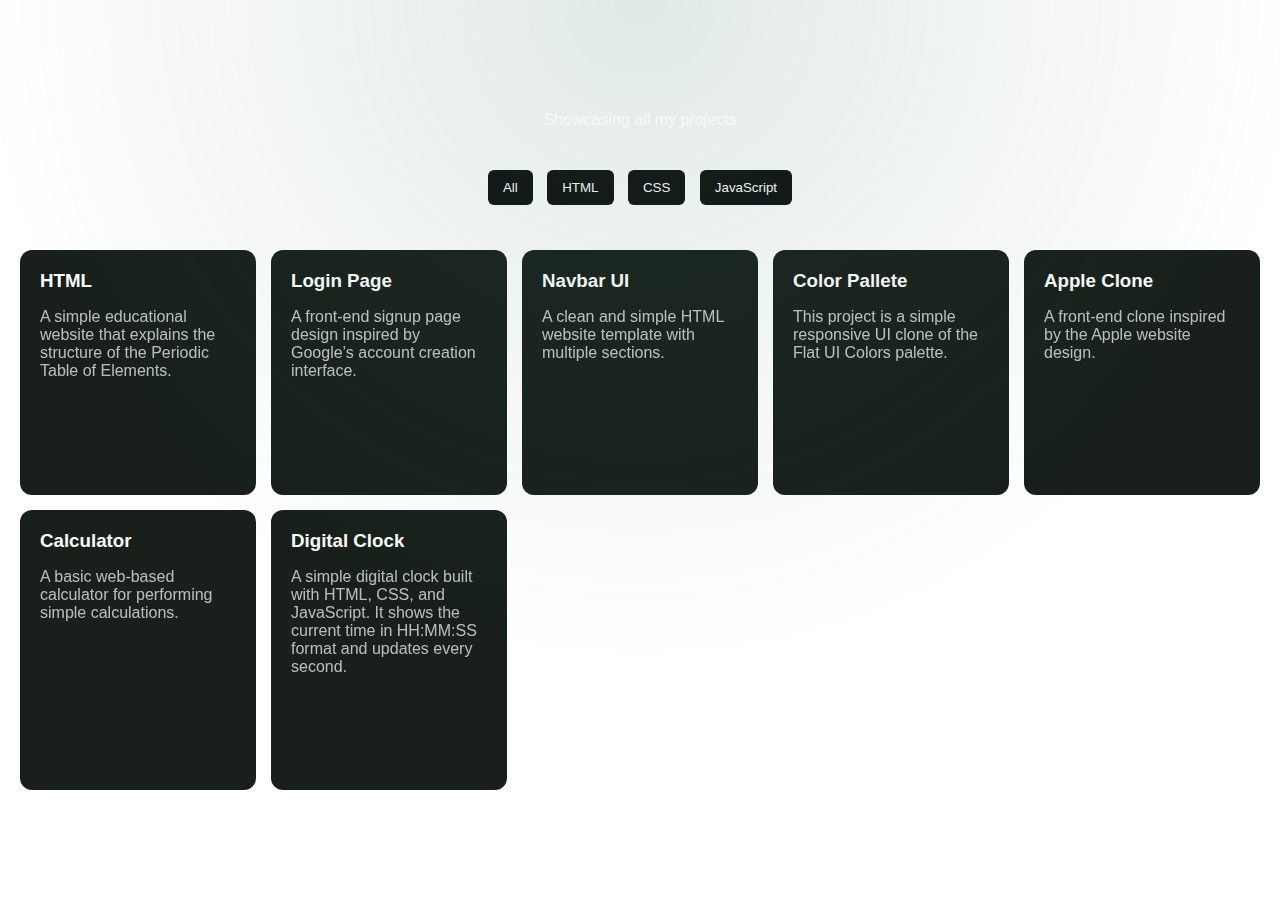
<file: index.html>
<!doctype html>
<html lang="en">
  <head>
    <meta charset="UTF-8" />
    <meta name="viewport" content="width=device-width, initial-scale=1.0" />
    <title>My Portfolio</title>
  </head>
  <link rel="stylesheet" href="style.css" />
  <body>
    <!-- HEADER -->
    <header>
      <h1>Ashhad</h1>
      <p>Showcasing all my projects</p>
    </header>

    <!-- FILTER BUTTONS -->
    <div class="filters">
      <button onclick="filterProjects('all')">All</button>
      <button onclick="filterProjects('html')">HTML</button>
      <button onclick="filterProjects('css')">CSS</button>
      <button onclick="filterProjects('js')">JavaScript</button>
    </div>

    <!-- PROJECT GRID -->
    <div class="grid">
      <a class="card html" href="./projects/Assignment_1/index.html">
        <h3>HTML</h3>
        <p>
          A simple educational website that explains the structure of the
          Periodic Table of Elements.
        </p>
      </a>
      <a class="card html css" href="./projects/Assignment_2/index.html">
        <h3>Login Page</h3>
        <p>
          A front-end signup page design inspired by Google’s account creation
          interface.
        </p>
      </a>

      <a class="card css" href="./projects/Assignment_3/index.html">
        <h3>Navbar UI</h3>
        <p>A clean and simple HTML website template with multiple sections.</p>
      </a>

      <a class="card css" href="./projects/Assignment_4/index.html">
        <h3>Color Pallete</h3>
        <p>
          This project is a simple responsive UI clone of the Flat UI Colors
          palette.
        </p>
      </a>

      <a class="card js" href="./projects/Assignment_5/index.html">
        <h3>Apple Clone</h3>
        <p>A front-end clone inspired by the Apple website design.</p>
      </a>
      <a class="card js" href="./projects/Assignment_6/index.html">
        <h3>Calculator</h3>
        <p>A basic web-based calculator for performing simple calculations.</p>
      </a>

      <a class="card js" href="./projects/Assignment_7/index.html">
        <h3>Digital Clock</h3>
        <p>
          A simple digital clock built with HTML, CSS, and JavaScript. It shows
          the current time in HH:MM:SS format and updates every second.
        </p>
      </a>
    </div>

    <!-- FOOTER -->
    <footer>
      <p>© 2026 My Portfolio</p>
    </footer>

    <script src="script.js"></script>
  </body>
</html>
</file>
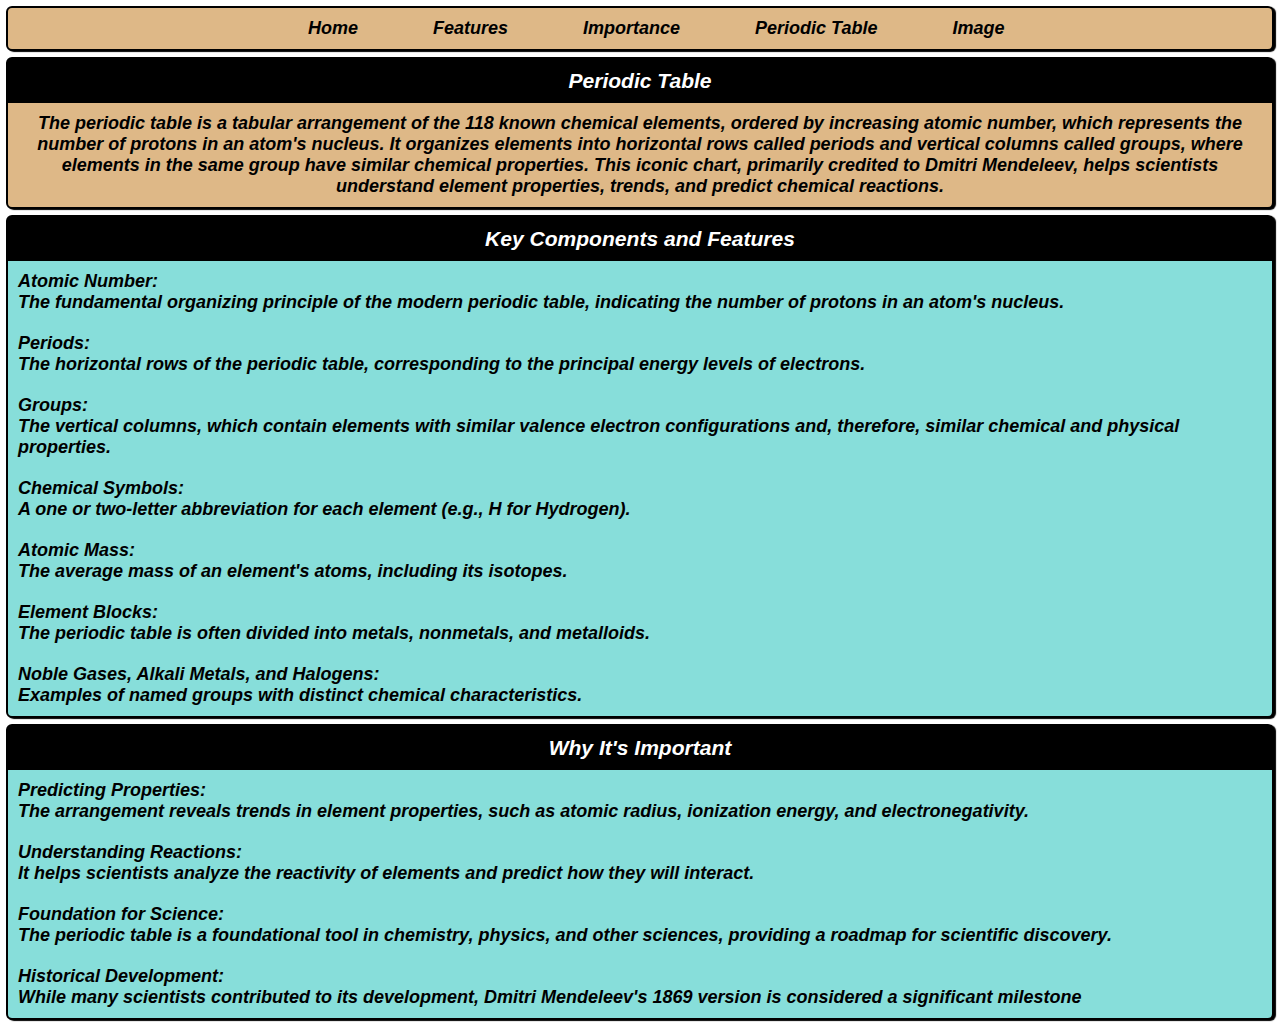
<file: Assignment_1/index.html>
<!doctype html>
<html lang="en">
  <head>
    <meta charset="UTF-8" />
    <meta name="viewport" content="width=device-width, initial-scale=1.0" />
    <title>Document</title>
    <style>
      * {
        margin: 0;
        padding: 0;
      }
      .navbar {
        display: flex;
      }
      .nav_list {
        display: flex;
        flex-direction: row;
        list-style: none;
        text-decoration: none;
        gap: 75px;
      }
      .nav_con {
        padding: 10px;
        padding-left: 300px;
      }
      .container,
      .nav_con {
        border: 2px solid black;
        border-radius: 6px;
        background-color: burlywood;
        font-size: large;
        font-family: sans-serif;
        font-style: oblique;
        font-weight: 550;
        text-align: center;
        margin: 6px;
        box-shadow: 2px 1px 1px black;
        /* padding: 10px; */
        /* justify-content: center;
        display: flex;
        flex-direction: column; */
      }
      .para1 {
        padding: 10px;
      }
      .section_container,
      .section_container_1 {
        border: 2px solid black;
        border-radius: 6px;
        background-color: rgb(135, 222, 218);
        font-size: large;
        font-family: sans-serif;
        font-style: oblique;
        font-weight: 550;
        box-shadow: 2px 1px 1px black;
        margin: 6px;
      }
      .sec_head,
      .main_head {
        text-align: center;
        padding: 10px;
        background-color: black;
        color: white;
      }
      .sec_list {
        padding: 10px;
      }
      .rel {
        list-style: none;
        text-decoration: none;
        color: black;
      }
    </style>
  </head>
  <body>
    <header id="head">
      <div class="nav_con">
        <nav class="navbar">
          <ul class="nav_list">
            <li><a class="rel" href="#head">Home</a></li>
            <li><a class="rel" href="#sect_1">Features</a></li>
            <li><a class="rel" href="#sect_2">Importance</a></li>
            <li>
              <a class="rel" href="Table.html" target="_blank"
                >Periodic Table</a
              >
            </li>
            <li><a class="rel" href="Img.html">Image</a></li>
          </ul>
        </nav>
      </div>
      <div class="container">
        <h3 class="main_head">Periodic Table</h3>
        <p class="para1">
          The periodic table is a tabular arrangement of the 118 known chemical
          elements, ordered by increasing atomic number, which represents the
          number of protons in an atom's nucleus. It organizes elements into
          horizontal rows called periods and vertical columns called groups,
          where elements in the same group have similar chemical properties.
          This iconic chart, primarily credited to Dmitri Mendeleev, helps
          scientists understand element properties, trends, and predict chemical
          reactions.
        </p>
      </div>
    </header>
    <article>
      <section id="sect_1" class="section_container">
        <h3 class="sec_head">Key Components and Features</h3>
        <p>
          <li>
            <ul class="sec_list">
              <dt>Atomic Number:</dt>
              <dd>
                The fundamental organizing principle of the modern periodic
                table, indicating the number of protons in an atom's nucleus.
              </dd>
            </ul>
            <ul class="sec_list">
              <dt>Periods:</dt>
              <dd>
                The horizontal rows of the periodic table, corresponding to the
                principal energy levels of electrons.
              </dd>
            </ul>
            <ul class="sec_list">
              <dt>Groups:</dt>
              <dd>
                The vertical columns, which contain elements with similar
                valence electron configurations and, therefore, similar chemical
                and physical properties.
              </dd>
            </ul>
            <ul class="sec_list">
              <dt>Chemical Symbols:</dt>
              <dd>
                A one or two-letter abbreviation for each element (e.g., H for
                Hydrogen).
              </dd>
            </ul>
            <ul class="sec_list">
              <dt>Atomic Mass:</dt>
              <dd>
                The average mass of an element's atoms, including its isotopes.
              </dd>
            </ul>
            <ul class="sec_list">
              <dt>Element Blocks:</dt>
              <dd>
                The periodic table is often divided into metals, nonmetals, and
                metalloids.
              </dd>
            </ul>
            <ul class="sec_list">
              <dt>Noble Gases, Alkali Metals, and Halogens:</dt>
              <dd>
                Examples of named groups with distinct chemical characteristics.
              </dd>
            </ul>
          </li>
        </p>
      </section>
      <section id="sect_2" class="section_container_1">
        <h3 class="sec_head">Why It's Important</h3>
        <p>
          <li>
            <ul class="sec_list">
              <dt>Predicting Properties:</dt>
              <dd>
                The arrangement reveals trends in element properties, such as
                atomic radius, ionization energy, and electronegativity.
              </dd>
            </ul>
            <ul class="sec_list">
              <dt>Understanding Reactions:</dt>
              <dd>
                It helps scientists analyze the reactivity of elements and
                predict how they will interact.
              </dd>
            </ul>
            <ul class="sec_list">
              <dt>Foundation for Science:</dt>
              <dd>
                The periodic table is a foundational tool in chemistry, physics,
                and other sciences, providing a roadmap for scientific
                discovery.
              </dd>
            </ul>
            <ul class="sec_list">
              <dt>Historical Development:</dt>
              <dd>
                While many scientists contributed to its development, Dmitri
                Mendeleev's 1869 version is considered a significant milestone
              </dd>
            </ul>
          </li>
        </p>
      </section>
    </article>
  </body>
</html>
</file>
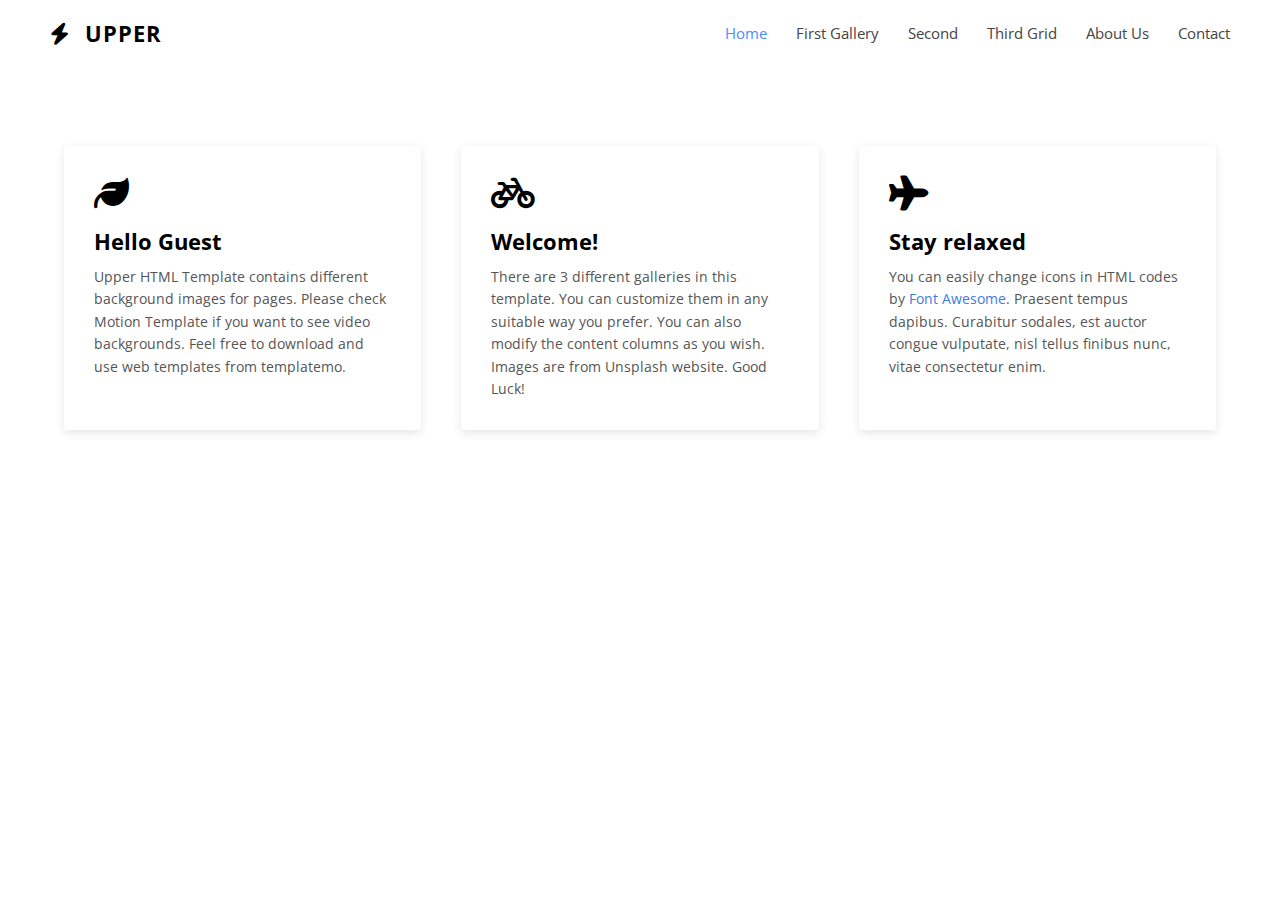
<file: Assignment_3/index.html>
<!DOCTYPE html>
<html lang="en">
  <head>
    <meta charset="UTF-8" />
    <title>Upper | Template Assignment</title>
    <link
      href="https://fonts.googleapis.com/css2?family=Open+Sans:wght@300;400;600;700&display=swap"
      rel="stylesheet"
    />

    <link
      rel="stylesheet"
      href="https://cdnjs.cloudflare.com/ajax/libs/font-awesome/6.5.0/css/all.min.css"
    />
    <link rel="stylesheet" href="style.css" />
  </head>

  <body>
    <div class="header">
      <div class="logo"><i class="fa-solid fa-bolt"></i> UPPER</div>

      <div class="nav">
        <a href="#">Home</a>
        <a href="#">First Gallery</a>
        <a href="#">Second</a>
        <a href="#">Third Grid</a>
        <a href="#">About Us</a>
        <a href="#">Contact</a>
      </div>
    </div>

    <div class="container">
      <div class="box">
        <i class="fa-solid fa-leaf"></i>
        <h2>Hello Guest</h2>
        <p>
          Upper HTML Template contains different background images for pages.
          Please check Motion Template if you want to see video backgrounds.
          Feel free to download and use web templates from templatemo.
        </p>
      </div>

      <div class="box">
        <i class="fa-solid fa-bicycle"></i>
        <h2>Welcome!</h2>
        <p>
          There are 3 different galleries in this template. You can customize
          them in any suitable way you prefer. You can also modify the content
          columns as you wish. Images are from Unsplash website. Good Luck!
        </p>
      </div>

      <div class="box">
        <i class="fa-solid fa-plane"></i>
        <h2>Stay relaxed</h2>
        <p>
          You can easily change icons in HTML codes by
          <a href="#">Font Awesome</a>. Praesent tempus dapibus. Curabitur
          sodales, est auctor congue vulputate, nisl tellus finibus nunc, vitae
          consectetur enim.
        </p>
      </div>
    </div>
  </body>
</html>
</file>
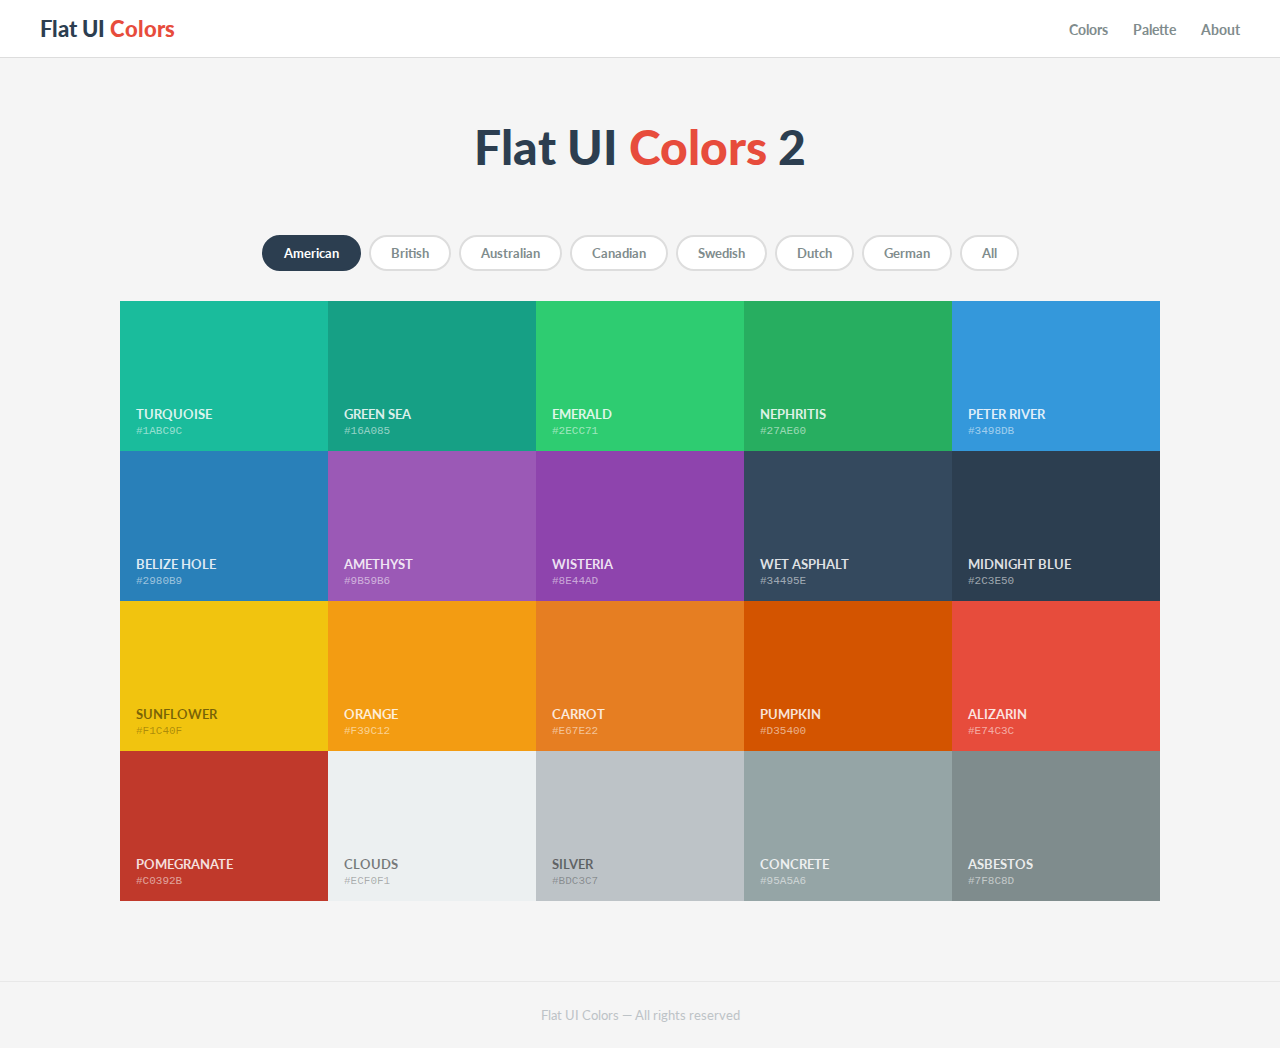
<file: Assignment_4/index.html>
<!doctype html>
<html lang="en">
  <head>
    <meta charset="UTF-8" />
    <meta name="viewport" content="width=device-width, initial-scale=1.0" />
    <title>Flat UI Colors</title>
    <link
      href="https://fonts.googleapis.com/css2?family=Lato:wght@400;700;900&display=swap"
      rel="stylesheet"
    />
    <link rel="stylesheet" href="style.css" />
  </head>
  <body>
    <!-- NAVBAR -->
    <nav>
      <h1>Flat UI <span>Colors</span></h1>
      <ul>
        <li><a href="#">Colors</a></li>
        <li><a href="#">Palette</a></li>
        <li><a href="#">About</a></li>
      </ul>
    </nav>

    <!-- HERO -->
    <div class="hero">
      <h2>Flat UI <span>Colors</span> 2</h2>
      <!-- <p>280 handpicked colors ready for COPY &amp; PASTE</p> -->
    </div>

    <!-- TABS -->
    <div class="tabs">
      <a href="#" class="active">American</a>
      <a href="#">British</a>
      <a href="#">Australian</a>
      <a href="#">Canadian</a>
      <a href="#">Swedish</a>
      <a href="#">Dutch</a>
      <a href="#">German</a>
      <a href="#">All</a>
    </div>

    <!-- COLOR GRID -->
    <div class="grid">
      <div class="card c1">
        <p>Turquoise</p>
        <small>#1ABC9C</small>
      </div>

      <div class="card c2">
        <p>Green Sea</p>
        <small>#16A085</small>
      </div>

      <div class="card c3">
        <p>Emerald</p>
        <small>#2ECC71</small>
      </div>

      <div class="card c4">
        <p>Nephritis</p>
        <small>#27AE60</small>
      </div>

      <div class="card c5">
        <p>Peter River</p>
        <small>#3498DB</small>
      </div>

      <div class="card c6">
        <p>Belize Hole</p>
        <small>#2980B9</small>
      </div>

      <div class="card c7">
        <p>Amethyst</p>
        <small>#9B59B6</small>
      </div>

      <div class="card c8">
        <p>Wisteria</p>
        <small>#8E44AD</small>
      </div>

      <div class="card c9">
        <p>Wet Asphalt</p>
        <small>#34495E</small>
      </div>

      <div class="card c10">
        <p>Midnight Blue</p>
        <small>#2C3E50</small>
      </div>

      <div class="card c11 dark">
        <p>Sunflower</p>
        <small>#F1C40F</small>
      </div>

      <div class="card c12">
        <p>Orange</p>
        <small>#F39C12</small>
      </div>

      <div class="card c13">
        <p>Carrot</p>
        <small>#E67E22</small>
      </div>

      <div class="card c14">
        <p>Pumpkin</p>
        <small>#D35400</small>
      </div>

      <div class="card c15">
        <p>Alizarin</p>
        <small>#E74C3C</small>
      </div>

      <div class="card c16">
        <p>Pomegranate</p>
        <small>#C0392B</small>
      </div>

      <div class="card c17 dark">
        <p>Clouds</p>
        <small>#ECF0F1</small>
      </div>

      <div class="card c18 dark">
        <p>Silver</p>
        <small>#BDC3C7</small>
      </div>

      <div class="card c19">
        <p>Concrete</p>
        <small>#95A5A6</small>
      </div>

      <div class="card c20">
        <p>Asbestos</p>
        <small>#7F8C8D</small>
      </div>
    </div>

    <!-- FOOTER -->
    <footer>Flat UI Colors &mdash; All rights reserved</footer>
  </body>
</html>
</file>
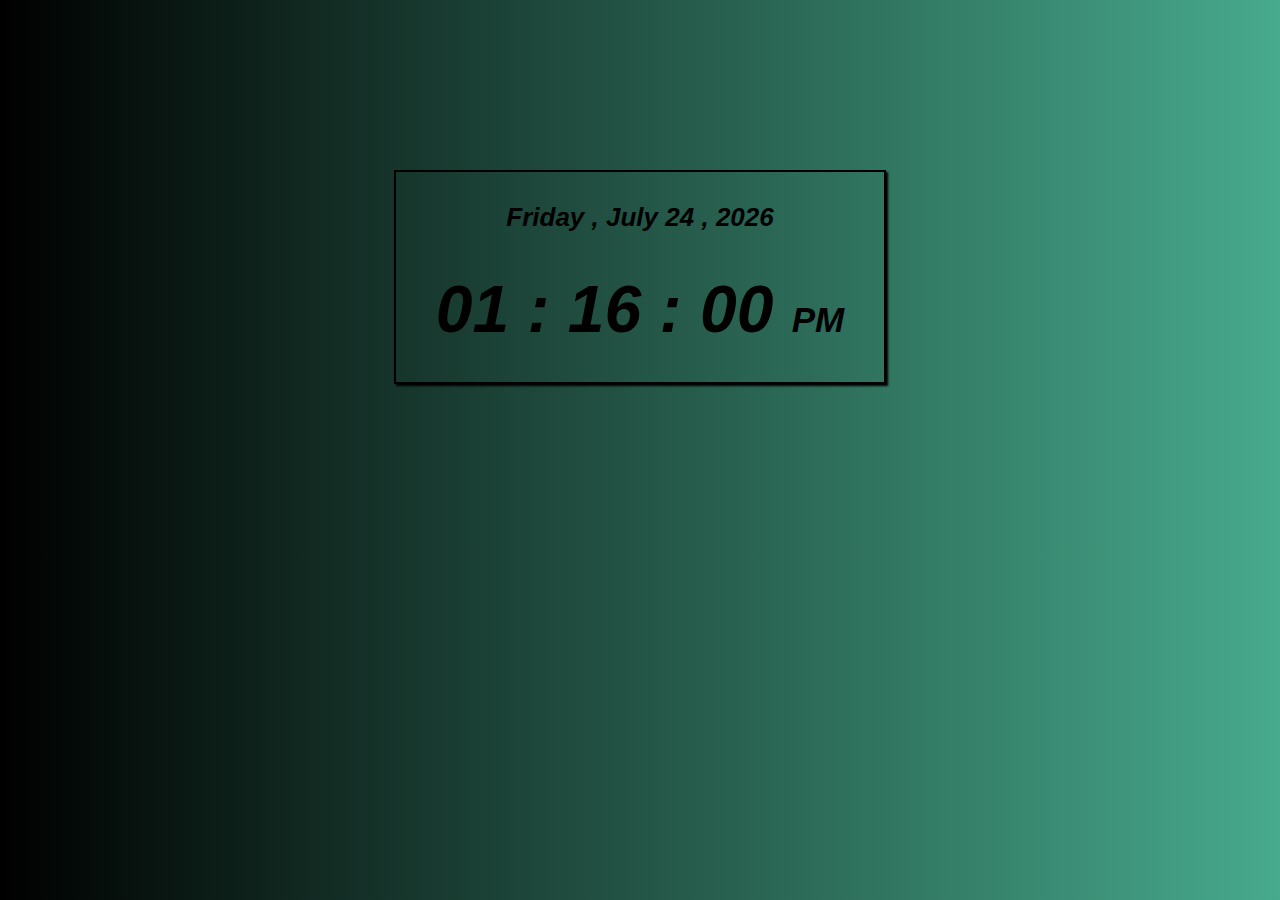
<file: Assignment_5/index.html>
<!doctype html>
<html lang="en">
  <head>
    <meta charset="UTF-8" />
    <meta name="viewport" content="width=device-width, initial-scale=1.0" />
    <title>Digital Clock</title>
    <link rel="stylesheet" href="style.css" />
  </head>
  <body>
    <div class="container">
      <div class="head">
        <span id="day"></span>
        <span id="month"></span>
        <span id="date"></span>
        <span id="year"></span>
      </div>
      <div class="tail">
        <span id="hour">00 :</span>
        <span id="min">00 :</span>
        <span id="sec">00</span>
        <span id="division"></span>
      </div>
    </div>
    <script src="app.js"></script>
  </body>
</html>
</file>
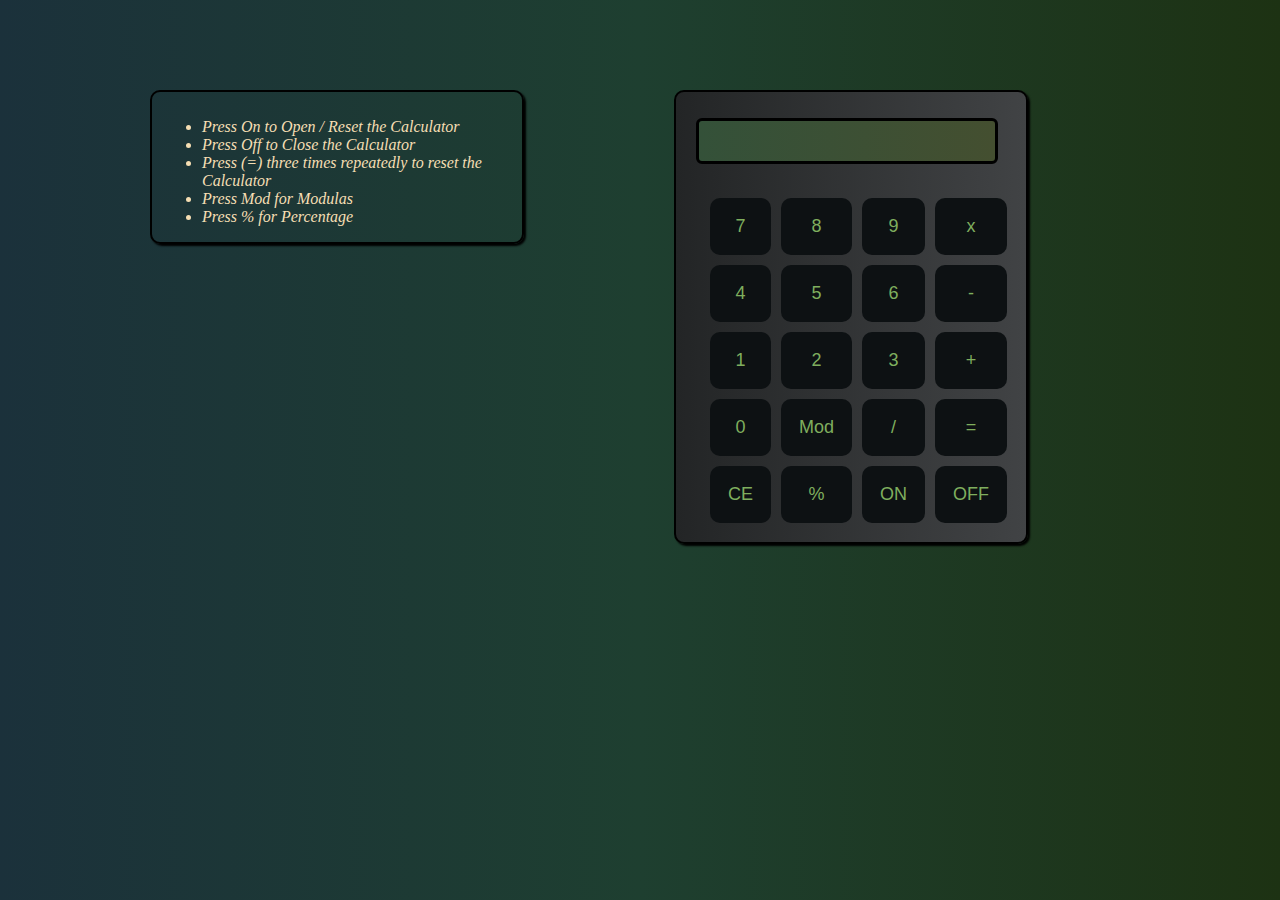
<file: Assignment_6/index.html>
<!DOCTYPE html>
<html lang="en">
  <head>
    <meta charset="UTF-8" />
    <meta name="viewport" content="width=device-width, initial-scale=1.0" />
    <title>Calculator</title>
    <link rel="stylesheet" href="style.css" />
  </head>
  <body>
    <div class="main">
      <div class="manual">
        <ul>
          <li>Press On to Open / Reset the Calculator</li>
          <li>Press Off to Close the Calculator</li>
          <li>Press (=) three times repeatedly to reset the Calculator</li>
          <li>Press Mod for Modulas</li>
          <li>Press % for Percentage</li>
        </ul>
      </div>
      <div class="container">
        <div id="screen">
          <!-- <input class="display" type="text"  /> -->
        </div>
        <div class="keys">
          <div class="key_Func">
            <button onclick="num(7)">7</button>
            <button onclick="num(8)">8</button>
            <button onclick="num(9)">9</button>
            <button onclick="opr('*')">x</button>

            <button onclick="num(4)">4</button>
            <button onclick="num(5)">5</button>
            <button onclick="num(6)">6</button>
            <button onclick="opr('-')">-</button>

            <button onclick="num(1)">1</button>
            <button onclick="num(2)">2</button>
            <button onclick="num(3)">3</button>
            <button onclick="opr('+')">+</button>

            <button onclick="num(0)">0</button>
            <button onclick="opr('%')">Mod</button>
            <button onclick="opr('/')">/</button>
            <button onclick="result()">=</button>

            <button onclick="input('CE')">CE</button>
            <button onclick="input('Percent')">%</button>
            <button onclick="mode('ON')">ON</button>
            <button onclick="mode('OFF')">OFF</button>
          </div>
        </div>
      </div>
    </div>
    <script src="app.js"></script>
  </body>
</html>
</file>
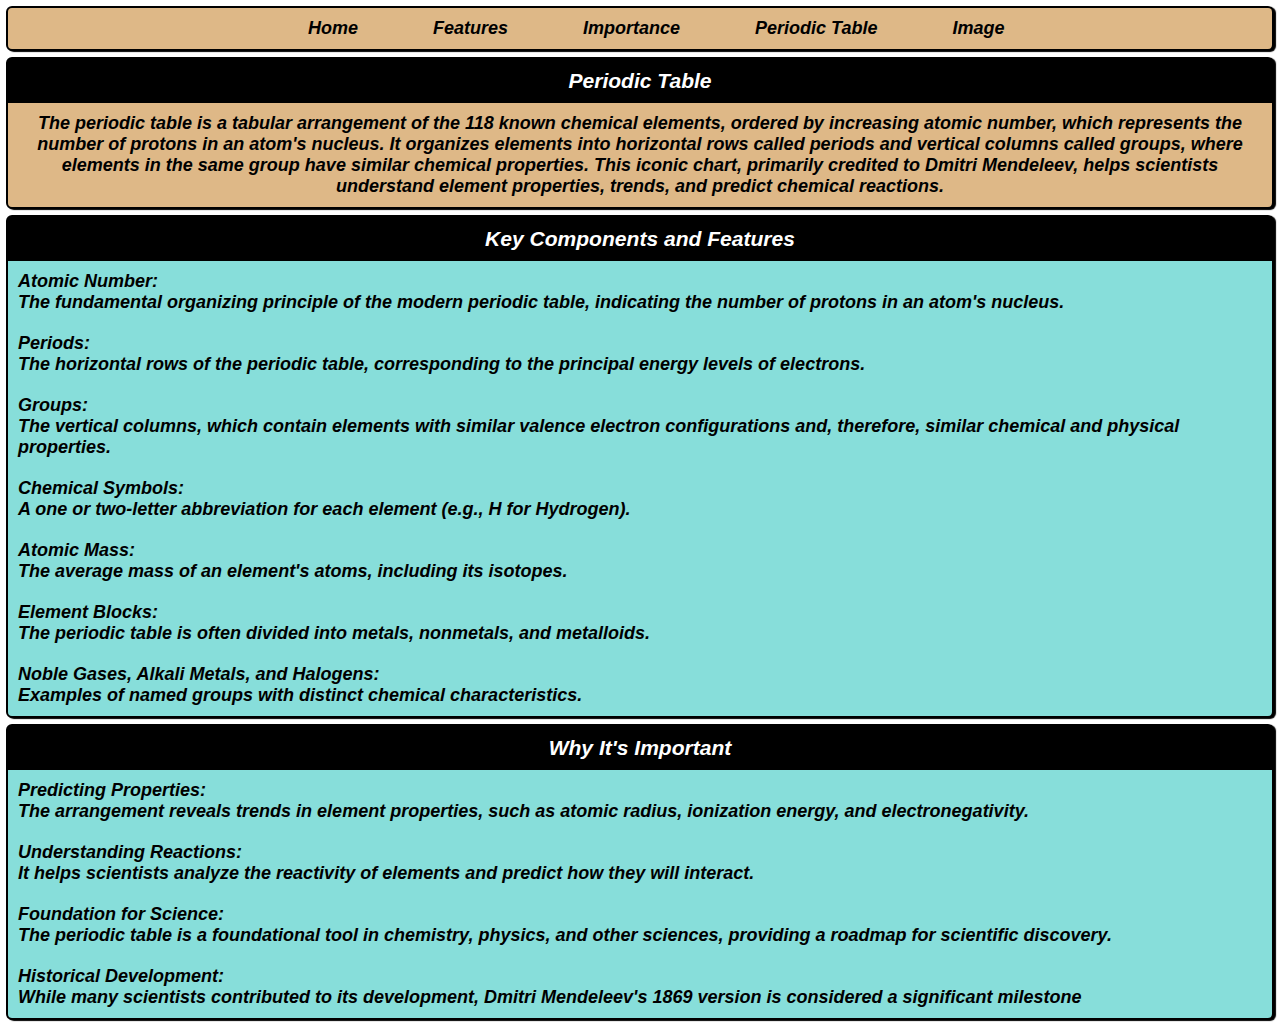
<file: Assignment_1/src/Index.html>
<!DOCTYPE html>
<html lang="en">
  <head>
    <meta charset="UTF-8" />
    <meta name="viewport" content="width=device-width, initial-scale=1.0" />
    <title>Document</title>
    <style>
      * {
        margin: 0;
        padding: 0;
      }
      .navbar {
        display: flex;
      }
      .nav_list {
        display: flex;
        flex-direction: row;
        list-style: none;
        text-decoration: none;
        gap: 75px;
      }
      .nav_con {
        padding: 10px;
        padding-left: 300px;
      }
      .container,
      .nav_con {
        border: 2px solid black;
        border-radius: 6px;
        background-color: burlywood;
        font-size: large;
        font-family: sans-serif;
        font-style: oblique;
        font-weight: 550;
        text-align: center;
        margin: 6px;
        box-shadow: 2px 1px 1px black;
        /* padding: 10px; */
        /* justify-content: center;
        display: flex;
        flex-direction: column; */
      }
      .para1 {
        padding: 10px;
      }
      .section_container,
      .section_container_1 {
        border: 2px solid black;
        border-radius: 6px;
        background-color: rgb(135, 222, 218);
        font-size: large;
        font-family: sans-serif;
        font-style: oblique;
        font-weight: 550;
        box-shadow: 2px 1px 1px black;
        margin: 6px;
      }
      .sec_head,
      .main_head {
        text-align: center;
        padding: 10px;
        background-color: black;
        color: white;
      }
      .sec_list {
        padding: 10px;
      }
      .rel {
        list-style: none;
        text-decoration: none;
        color: black;
      }
    </style>
  </head>
  <body>
    <header id="head">
      <div class="nav_con">
        <nav class="navbar">
          <ul class="nav_list">
            <li><a class="rel" href="#head">Home</a></li>
            <li><a class="rel" href="#sect_1">Features</a></li>
            <li><a class="rel" href="#sect_2">Importance</a></li>
            <li>
              <a class="rel" href="Table.html" target="_blank"
                >Periodic Table</a
              >
            </li>
            <li><a class="rel" href="Img.html">Image</a></li>
          </ul>
        </nav>
      </div>
      <div class="container">
        <h3 class="main_head">Periodic Table</h3>
        <p class="para1">
          The periodic table is a tabular arrangement of the 118 known chemical
          elements, ordered by increasing atomic number, which represents the
          number of protons in an atom's nucleus. It organizes elements into
          horizontal rows called periods and vertical columns called groups,
          where elements in the same group have similar chemical properties.
          This iconic chart, primarily credited to Dmitri Mendeleev, helps
          scientists understand element properties, trends, and predict chemical
          reactions.
        </p>
      </div>
    </header>
    <article>
      <section id="sect_1" class="section_container">
        <h3 class="sec_head">Key Components and Features</h3>
        <p>
          <li>
            <ul class="sec_list">
              <dt>Atomic Number:</dt>
              <dd>
                The fundamental organizing principle of the modern periodic
                table, indicating the number of protons in an atom's nucleus.
              </dd>
            </ul>
            <ul class="sec_list">
              <dt>Periods:</dt>
              <dd>
                The horizontal rows of the periodic table, corresponding to the
                principal energy levels of electrons.
              </dd>
            </ul>
            <ul class="sec_list">
              <dt>Groups:</dt>
              <dd>
                The vertical columns, which contain elements with similar
                valence electron configurations and, therefore, similar chemical
                and physical properties.
              </dd>
            </ul>
            <ul class="sec_list">
              <dt>Chemical Symbols:</dt>
              <dd>
                A one or two-letter abbreviation for each element (e.g., H for
                Hydrogen).
              </dd>
            </ul>
            <ul class="sec_list">
              <dt>Atomic Mass:</dt>
              <dd>
                The average mass of an element's atoms, including its isotopes.
              </dd>
            </ul>
            <ul class="sec_list">
              <dt>Element Blocks:</dt>
              <dd>
                The periodic table is often divided into metals, nonmetals, and
                metalloids.
              </dd>
            </ul>
            <ul class="sec_list">
              <dt>Noble Gases, Alkali Metals, and Halogens:</dt>
              <dd>
                Examples of named groups with distinct chemical characteristics.
              </dd>
            </ul>
          </li>
        </p>
      </section>
      <section id="sect_2" class="section_container_1">
        <h3 class="sec_head">Why It's Important</h3>
        <p>
          <li>
            <ul class="sec_list">
              <dt>Predicting Properties:</dt>
              <dd>
                The arrangement reveals trends in element properties, such as
                atomic radius, ionization energy, and electronegativity.
              </dd>
            </ul>
            <ul class="sec_list">
              <dt>Understanding Reactions:</dt>
              <dd>
                It helps scientists analyze the reactivity of elements and
                predict how they will interact.
              </dd>
            </ul>
            <ul class="sec_list">
              <dt>Foundation for Science:</dt>
              <dd>
                The periodic table is a foundational tool in chemistry, physics,
                and other sciences, providing a roadmap for scientific
                discovery.
              </dd>
            </ul>
            <ul class="sec_list">
              <dt>Historical Development:</dt>
              <dd>
                While many scientists contributed to its development, Dmitri
                Mendeleev's 1869 version is considered a significant milestone
              </dd>
            </ul>
          </li>
        </p>
      </section>
    </article>
  </body>
</html>
</file>
<file: style.css>
body {
  margin: 0;
  font-family: Arial, sans-serif;
  color: white;
  /* background: linear-gradient(341deg, #0f0f0f, #152715, #434e5f); */

  min-height: 100vh;
  display: flex;
  flex-direction: column;
}

html,
body {
  height: 100%;
}
body::before {
  content: "";
  position: fixed;
  inset: 0;
  background: radial-gradient(
    circle at top,
    rgba(54, 112, 85, 0.15),
    transparent 60%
  );
  pointer-events: none;
}
/* HEADER */
header {
  text-align: center;
  padding: 50px 20px 20px;
}

header h1 {
  margin: 0;
  font-size: 40px;
}

header p {
  opacity: 0.7;
}

/* FILTER BUTTONS */
.filters {
  text-align: center;
  margin-bottom: 20px;
}

.filters button {
  margin: 5px;
  padding: 10px 15px;
  border: none;
  cursor: pointer;
  border-radius: 6px;
  background: #101214;
  color: white;
  transition: 0.3s;
}

.filters button:hover {
  background: #121a0d;
}

/* GRID */
.grid {
  display: grid;
  grid-template-columns: repeat(auto-fit, minmax(200px, 1fr));
  gap: 15px;
  padding: 20px;
  flex: 1;
}

/* CARD */
.card {
  background: #19201c;
  padding: 20px;
  border-radius: 12px;
  text-decoration: none;
  color: white;
  transition: 0.3s;
}

.card:hover {
  transform: translateY(-5px);
  background: #01321c;
}

.card h3 {
  margin: 0;
}

.card p {
  opacity: 0.7;
}
footer {
  text-align: center;
  padding: 20px;
  opacity: 0.6;
}
</file>
<file: Assignment_3/style.css>
* {
  margin: 0;
  padding: 0;
  box-sizing: border-box;
  font-family: "Open Sans", sans-serif;
}

body {
  background: url("https://images.unsplash.com/photo-1501004318641-b39e6451bec6")
    center/cover no-repeat fixed;
}

/* Top Navigation */
.header {
  width: 100%;
  background: #ffffffdf;
  display: flex;
  align-items: center;
  justify-content: space-between;
  padding: 18px 50px;
}

.logo {
  font-size: 22px;
  font-weight: 700;
  letter-spacing: 1px;
}

.logo i {
  margin-right: 8px;
}

.nav a {
  text-decoration: none;
  margin-left: 25px;
  color: #444;
  font-size: 15px;
  transition: 0.3s;
}

.nav a:hover,
.nav a:first-child {
  color: #4a8cff;
}

/* Cards Section */
.container {
  width: 90%;
  margin: 80px auto;
  display: flex;
  justify-content: space-between;
  flex-wrap: wrap;
}

.box {
  width: 31%;
  background: rgba(255, 255, 255, 0.9);
  padding: 30px;
  border-radius: 4px;
  box-shadow: 0 3px 10px rgba(0, 0, 0, 0.1);
}

.box i {
  font-size: 35px;
  margin-bottom: 15px;
  color: #000;
}

.box h2 {
  margin-bottom: 10px;
  font-size: 22px;
}

.box p {
  line-height: 1.6;
  color: #555;
  font-size: 14px;
}

.box a {
  color: #3d7be0;
  text-decoration: none;
}

@media (max-width: 900px) {
  .box {
    width: 100%;
    margin-bottom: 20px;
  }
}
</file>
<file: Assignment_4/style.css>
* {
  margin: 0;
  padding: 0;
  box-sizing: border-box;
}

body {
  font-family: "Lato", sans-serif;
  background-color: #f5f5f5;
}

/* ---- NAVBAR ---- */
nav {
  background-color: #ffffff;
  border-bottom: 1px solid #dddddd;
  padding: 15px 40px;
  display: flex;
  justify-content: space-between;
  align-items: center;
}

nav h1 {
  font-size: 22px;
  font-weight: 900;
  color: #2c3e50;
}

nav h1 span {
  color: #e74c3c;
}

nav ul {
  list-style: none;
  display: flex;
  gap: 25px;
}

nav ul a {
  text-decoration: none;
  color: #7f8c8d;
  font-size: 14px;
  font-weight: 700;
}

nav ul a:hover {
  color: #2c3e50;
}

/* ---- HERO ---- */
.hero {
  text-align: center;
  padding: 60px 20px 30px;
}

.hero h2 {
  font-size: 48px;
  font-weight: 900;
  color: #2c3e50;
}

.hero h2 span {
  color: #e74c3c;
}

.hero p {
  font-size: 18px;
  color: #7f8c8d;
  margin-top: 10px;
}

/* ---- TABS ---- */
.tabs {
  display: flex;
  justify-content: center;
  gap: 8px;
  flex-wrap: wrap;
  padding: 30px 20px;
}

.tabs a {
  text-decoration: none;
  padding: 8px 20px;
  border-radius: 25px;
  border: 2px solid #dddddd;
  font-size: 13px;
  font-weight: 700;
  color: #7f8c8d;
  background-color: #ffffff;
}

.tabs a:hover {
  background-color: #2c3e50;
  color: #ffffff;
  border-color: #2c3e50;
}

.tabs a.active {
  background-color: #2c3e50;
  color: #ffffff;
  border-color: #2c3e50;
}

/* ---- COLOR GRID ---- */
.grid {
  display: grid;
  grid-template-columns: repeat(5, 1fr);
  max-width: 1100px;
  margin: 0 auto;
  padding: 0 30px 80px;
}

/* ---- COLOR CARD ---- */
.card {
  height: 150px;
  display: flex;
  flex-direction: column;
  justify-content: flex-end;
  padding: 14px 16px;
}

.card p {
  font-size: 13px;
  font-weight: 700;
  color: rgba(255, 255, 255, 0.85);
  text-transform: uppercase;
}

.card small {
  font-size: 11px;
  color: rgba(255, 255, 255, 0.55);
  font-family: monospace;
  margin-top: 3px;
  display: block;
}

/* dark text for light color cards */
.card.dark p {
  color: rgba(0, 0, 0, 0.5);
}

.card.dark small {
  color: rgba(0, 0, 0, 0.3);
}

/* ---- ALL 20 COLORS ---- */
.c1 {
  background-color: #1abc9c;
}
.c2 {
  background-color: #16a085;
}
.c3 {
  background-color: #2ecc71;
}
.c4 {
  background-color: #27ae60;
}
.c5 {
  background-color: #3498db;
}
.c6 {
  background-color: #2980b9;
}
.c7 {
  background-color: #9b59b6;
}
.c8 {
  background-color: #8e44ad;
}
.c9 {
  background-color: #34495e;
}
.c10 {
  background-color: #2c3e50;
}
.c11 {
  background-color: #f1c40f;
}
.c12 {
  background-color: #f39c12;
}
.c13 {
  background-color: #e67e22;
}
.c14 {
  background-color: #d35400;
}
.c15 {
  background-color: #e74c3c;
}
.c16 {
  background-color: #c0392b;
}
.c17 {
  background-color: #ecf0f1;
}
.c18 {
  background-color: #bdc3c7;
}
.c19 {
  background-color: #95a5a6;
}
.c20 {
  background-color: #7f8c8d;
}

/* ---- FOOTER ---- */
footer {
  text-align: center;
  padding: 25px;
  font-size: 13px;
  color: #bdc3c7;
  border-top: 1px solid #e8e8e8;
}

/* ---- RESPONSIVE ---- */
@media (max-width: 900px) {
  .grid {
    grid-template-columns: repeat(4, 1fr);
  }
}

@media (max-width: 650px) {
  .grid {
    grid-template-columns: repeat(3, 1fr);
    padding: 0 16px 50px;
  }
  .hero h2 {
    font-size: 32px;
  }
  nav ul {
    display: none;
  }
}

@media (max-width: 430px) {
  .grid {
    grid-template-columns: repeat(2, 1fr);
  }
  .card {
    height: 120px;
  }
}
</file>
<file: Assignment_5/style.css>
body {
  margin: 0px;
  padding: 0px;
  background: linear-gradient(to right, #000000, #47aa8c);
}

.container {
  border: 2px solid black;
  height: 210px;
  width: 488px;
  margin: 170px auto;
  box-shadow: 2px 2px 2px black;
  align-items: center;
  display: flex;
  flex-direction: column;
  gap: 16px;
}

.head {
  margin-top: 18px;
  padding: 12px;
  font-size: 26px;
  font-weight: 700;
  font-family: sans-serif;
  font-style: oblique;
}
.tail {
  padding: 10px;
  font-size: 66px;
  font-weight: bolder;
  font-family: sans-serif;
  font-style: oblique;
}
@media (max-width: 480px) {
  .container {
    width: 90%;
    height: auto;
    margin: 120px auto;
    padding: 12px;
  }

  .head {
    font-size: 18px;
    padding: 8px;
    text-align: center;
  }

  .tail {
    font-size: 42px;
    padding: 6px;
    text-align: center;
  }
}
</file>
<file: Assignment_6/style.css>
html,
body {
  margin: 0;
  padding: 0;
}

body {
  background: linear-gradient(to right, #1b313b, #1e3f30, #1d3213);
}
.main {
  display: flex;
  flex-direction: row;
  justify-content: flex-start;
  gap: 150px;
}
.manual {
  width: 350px;
  height: 130px;
  color: wheat;
  font-style: oblique;
  padding: 10px;
  margin-top: 90px;
  margin-left: 150px;
  border-radius: 10px;
  border: 2px solid black;
  box-shadow: 2px 2px 2px black;
}
.container {
  width: 350px;
  height: 450px;
  margin-top: 90px;
  border-radius: 10px;
  box-shadow: 2px 2px 2px black;
  border: 2px solid black;
  background-image: linear-gradient(to right, #232526, #414345);
}

#screen {
  height: 40px;
  width: 290px;
  align-content: center;
  padding-left: 6px;
  font-size: larger;
  font-weight: bolder;
  font-style: oblique;
  border-radius: 6px;
  border: solid black;
  margin-top: 26px;
  margin-left: 20px;
  background: linear-gradient(to right, #345139, #444f30);
}

.keys {
  width: 265px;
  margin: 34px;
}

.key_Func {
  display: grid;
  grid-template-columns: repeat(4, 1fr);
  gap: 10px;
}

.key_Func button {
  padding: 18px;
  font-size: 18px;
  border: none;
  border-radius: 10px;
  cursor: pointer;
  background: #0d1113;
  color: #7fae5e;
  transition: 0.2s ease;
}

.key_Func button:hover {
  background: #162b1f;
}

.key_Func button:active {
  transform: scale(0.95);
}

/* responsiveness  */

@media (max-width: 360px) {
  body {
    min-height: 100vh;
    display: flex;
    justify-content: center;
    align-items: center;
  }

  .main {
    flex-direction: column;
    gap: 20px;
  }

  .manual {
    width: 95%;
    height: auto;
    margin: 10px auto;
    font-size: 12px;
    padding: 8px;
  }

  .container {
    width: 95%;
    height: auto;
    margin: 0 auto;
  }

  #screen {
    width: 92%;
    height: 38px;
    font-size: 16px;
    margin: 18px auto;
  }

  .keys {
    width: 100%;
    margin: 15px auto;
  }

  .key_Func {
    gap: 8px;
    margin: 10px;
  }

  .key_Func button {
    padding: 12px;
    font-size: 14px;
    border-radius: 8px;
  }
}

@media (min-width: 360px) and (max-width: 480px) {
  body {
    display: flex;
    justify-content: center;
    align-items: center;
    min-height: 100vh;
  }

  .main {
    flex-direction: column;
    align-items: center;
    gap: 20px;
  }

  .manual {
    width: 92%;
    font-size: 15px;
    margin: 10px 0;
  }

  .container {
    width: 95%;
    height: auto;
    padding-bottom: 15px 10px;
  }

  #screen {
    width: 92%;
    height: 45px;
    font-size: 18px;
    margin: 20px auto;
  }

  .keys {
    width: 100%;
    margin: 15px auto;
  }

  .key_Func {
    display: grid;
    grid-template-columns: repeat(4, 1fr);
    gap: 10px;
    margin-left: 16px;
    margin-right: 10px;
  }

  .key_Func button {
    padding: 12px;
    font-size: 18px;
    border-radius: 8px;
  }
}

@media (min-width: 480px) and (max-width: 768px) {
  .main {
    flex-direction: column;
    align-items: center;
    gap: 50px;
  }

  .manual {
    width: 80%;
    margin-left: 0;
    margin-top: 40px;
  }

  .container {
    width: 380px;
    margin-top: 0;
  }

  #screen {
    width: 90%;
    margin-left: auto;
    margin-right: auto;
  }
  .key_Func {
    margin: 10px;
  }
}

@media (min-width: 768px) and (max-width: 1200px) {
  body {
    display: flex;
    justify-content: center;
    align-items: center;
    min-height: 100vh;
  }

  .main {
    gap: 80px;
    align-items: flex-start;
  }

  .manual {
    width: 300px;
    font-size: 14px;
    margin-left: 40px;
    margin-top: 60px;
  }

  .container {
    width: 340px;
    height: auto;
    margin-top: 60px;
  }

  #screen {
    width: 92%;
    height: 42px;
    font-size: 18px;
    margin: 22px auto;
  }

  .keys {
    width: 100%;
    margin: 25px auto;
  }

  .key_Func {
    gap: 10px;
    margin: 10px;
  }

  .key_Func button {
    padding: 16px;
    font-size: 16px;
    border-radius: 10px;
  }
}
</file>
